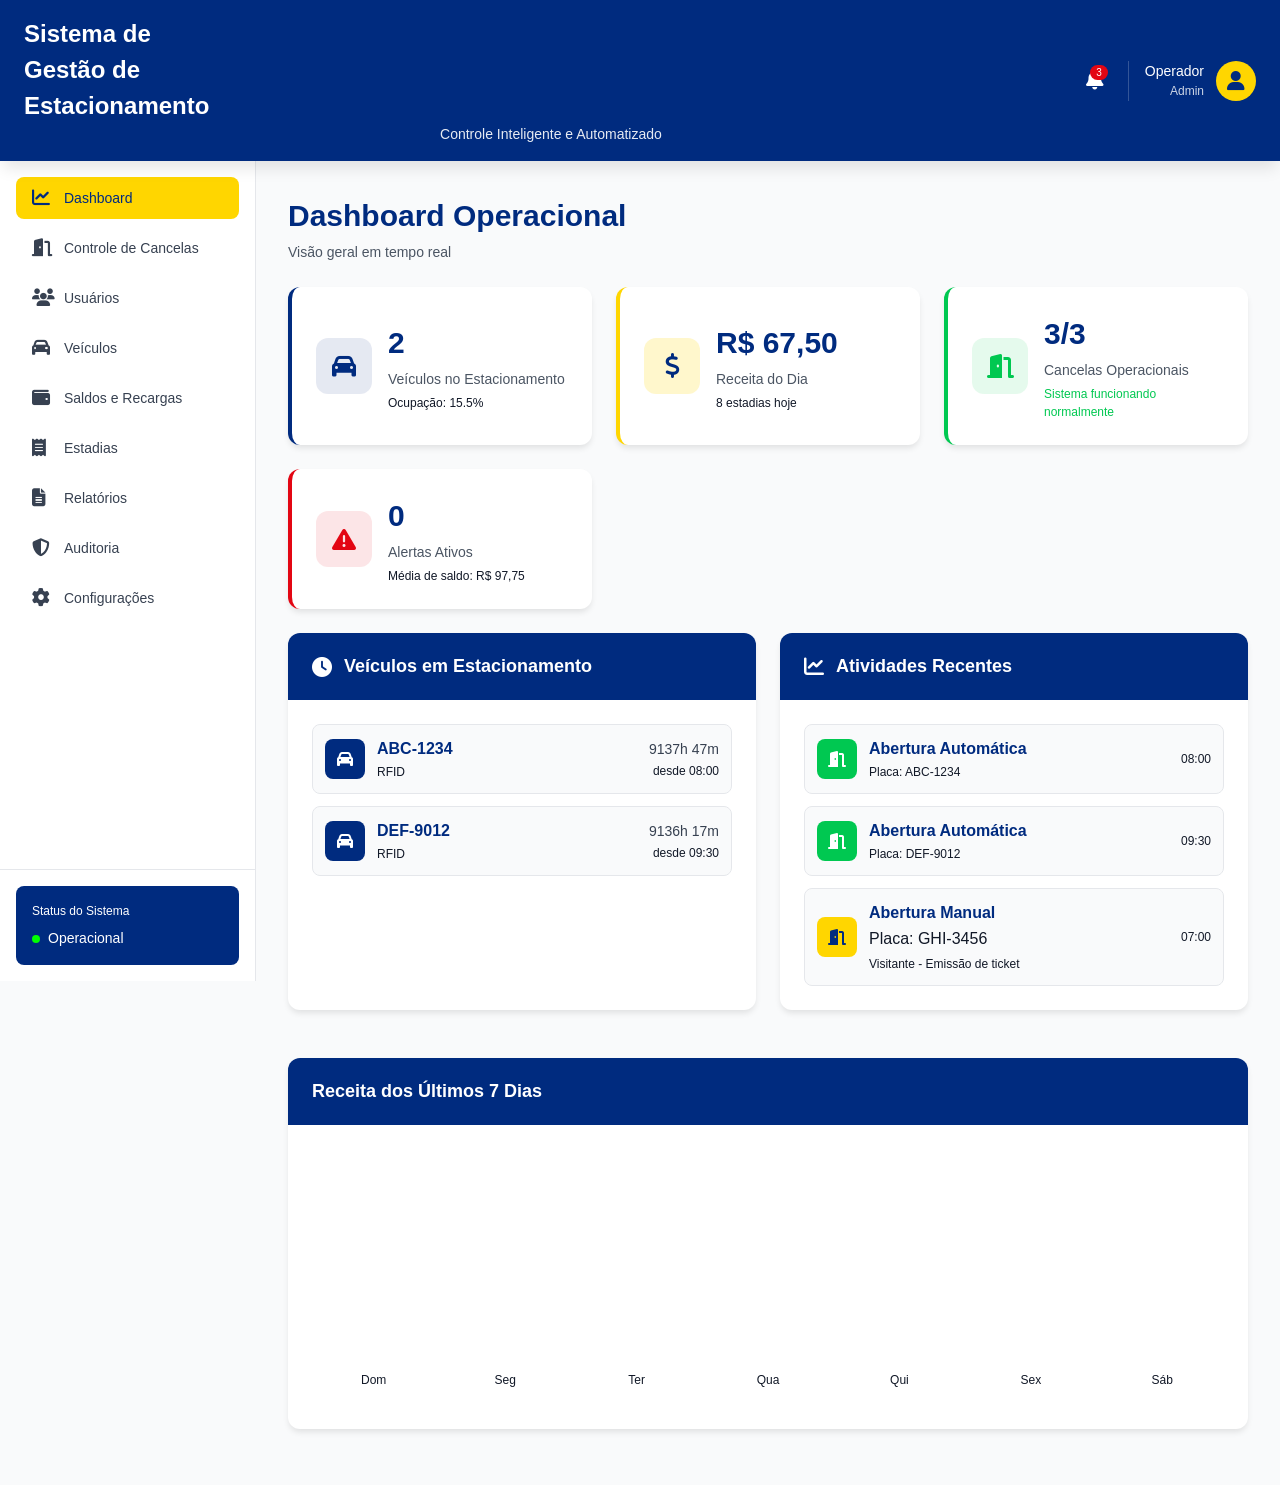
<file: index.html>
<!DOCTYPE html>
<html lang="pt-BR">
<head>
    <meta charset="UTF-8">
    <meta name="viewport" content="width=device-width, initial-scale=1.0">
    <title>Sistema de Gestão de Estacionamento</title>
    <link rel="stylesheet" href="styles.css">
    <link rel="stylesheet" href="https://cdnjs.cloudflare.com/ajax/libs/font-awesome/6.4.0/css/all.min.css">
</head>
<body>
    <!-- Header -->
    <header class="header">
        <div class="header-content">
            <div class="header-left">
                <button class="menu-toggle" id="menuToggle">
                    <i class="fas fa-bars"></i>
                </button>
                <div class="header-title">
                    <h1>Sistema de Gestão de Estacionamento</h1>
                    <p>Controle Inteligente e Automatizado</p>
                </div>
            </div>
            <div class="header-right">
                <button class="notification-btn">
                    <i class="fas fa-bell"></i>
                    <span class="badge">3</span>
                </button>
                <div class="user-info">
                    <div class="user-details">
                        <span class="user-name">Operador</span>
                        <span class="user-role">Admin</span>
                    </div>
                    <div class="user-avatar">
                        <i class="fas fa-user"></i>
                    </div>
                </div>
            </div>
        </div>
    </header>

    <div class="container">
        <!-- Sidebar -->
        <aside class="sidebar" id="sidebar">
            <div class="sidebar-header">
                <button class="close-sidebar" id="closeSidebar">
                    <i class="fas fa-times"></i>
                </button>
            </div>
            <nav class="sidebar-nav">
                <button class="nav-item active" data-page="dashboard">
                    <i class="fas fa-chart-line"></i>
                    <span>Dashboard</span>
                </button>
                <button class="nav-item" data-page="cancelas">
                    <i class="fas fa-door-open"></i>
                    <span>Controle de Cancelas</span>
                </button>
                <button class="nav-item" data-page="usuarios">
                    <i class="fas fa-users"></i>
                    <span>Usuários</span>
                </button>
                <button class="nav-item" data-page="veiculos">
                    <i class="fas fa-car"></i>
                    <span>Veículos</span>
                </button>
                <button class="nav-item" data-page="saldos">
                    <i class="fas fa-wallet"></i>
                    <span>Saldos e Recargas</span>
                </button>
                <button class="nav-item" data-page="estadias">
                    <i class="fas fa-receipt"></i>
                    <span>Estadias</span>
                </button>
                <button class="nav-item" data-page="relatorios">
                    <i class="fas fa-file-alt"></i>
                    <span>Relatórios</span>
                </button>
                <button class="nav-item" data-page="auditoria">
                    <i class="fas fa-shield-alt"></i>
                    <span>Auditoria</span>
                </button>
                <button class="nav-item" data-page="configuracoes">
                    <i class="fas fa-cog"></i>
                    <span>Configurações</span>
                </button>
            </nav>
            <div class="sidebar-footer">
                <div class="system-status">
                    <p>Status do Sistema</p>
                    <div class="status-indicator">
                        <span class="status-dot"></span>
                        <span>Operacional</span>
                    </div>
                </div>
            </div>
        </aside>

        <!-- Main Content -->
        <main class="main-content" id="mainContent">
            <!-- Dashboard -->
            <div class="page active" id="dashboard">
                <div class="page-header">
                    <h2>Dashboard Operacional</h2>
                    <p>Visão geral em tempo real</p>
                </div>

                <div class="stats-grid">
                    <div class="stat-card stat-primary">
                        <div class="stat-icon">
                            <i class="fas fa-car"></i>
                        </div>
                        <div class="stat-content">
                            <div class="stat-value" id="veiculosEstacionamento">0</div>
                            <div class="stat-label">Veículos no Estacionamento</div>
                            <div class="stat-info">Ocupação: <span id="ocupacaoPercent">0%</span></div>
                        </div>
                    </div>

                    <div class="stat-card stat-accent">
                        <div class="stat-icon">
                            <i class="fas fa-dollar-sign"></i>
                        </div>
                        <div class="stat-content">
                            <div class="stat-value" id="receitaDia">R$ 0,00</div>
                            <div class="stat-label">Receita do Dia</div>
                            <div class="stat-info"><span id="estadiasHoje">0</span> estadias hoje</div>
                        </div>
                    </div>

                    <div class="stat-card stat-success">
                        <div class="stat-icon">
                            <i class="fas fa-door-open"></i>
                        </div>
                        <div class="stat-content">
                            <div class="stat-value"><span id="cancelasOp">0</span>/<span id="cancelasTotal">0</span></div>
                            <div class="stat-label">Cancelas Operacionais</div>
                            <div class="stat-info success">Sistema funcionando normalmente</div>
                        </div>
                    </div>

                    <div class="stat-card stat-alert">
                        <div class="stat-icon">
                            <i class="fas fa-exclamation-triangle"></i>
                        </div>
                        <div class="stat-content">
                            <div class="stat-value" id="alertasAtivos">0</div>
                            <div class="stat-label">Alertas Ativos</div>
                            <div class="stat-info">Média de saldo: <span id="saldoMedio">R$ 0,00</span></div>
                        </div>
                    </div>
                </div>

                <div class="dashboard-grid">
                    <div class="card">
                        <div class="card-header">
                            <i class="fas fa-clock"></i>
                            <h3>Veículos em Estacionamento</h3>
                        </div>
                        <div class="card-content" id="veiculosLista"></div>
                    </div>

                    <div class="card">
                        <div class="card-header">
                            <i class="fas fa-chart-line"></i>
                            <h3>Atividades Recentes</h3>
                        </div>
                        <div class="card-content" id="atividadesRecentes"></div>
                    </div>
                </div>

                <div class="card">
                    <div class="card-header">
                        <h3>Receita dos Últimos 7 Dias</h3>
                    </div>
                    <div class="card-content">
                        <div class="chart" id="receitaChart"></div>
                    </div>
                </div>
            </div>

            <!-- Controle de Cancelas -->
            <div class="page" id="cancelas">
                <div class="page-header">
                    <h2>Controle de Cancelas</h2>
                    <p>Monitoramento e controle em tempo real</p>
                </div>
                <div class="cancelas-grid" id="cancelasGrid"></div>
                <div class="card">
                    <div class="card-header">
                        <h3>Status Geral</h3>
                    </div>
                    <div class="card-content">
                        <div class="status-grid" id="cancelasStatus"></div>
                    </div>
                </div>
            </div>

            <!-- Usuários -->
            <div class="page" id="usuarios">
                <div class="page-header">
                    <h2>Gestão de Usuários</h2>
                    <p>Cadastro e controle de acesso</p>
                </div>
                <div class="card">
                    <div class="card-content">
                        <div class="filters">
                            <div class="search-box">
                                <i class="fas fa-search"></i>
                                <input type="text" placeholder="Buscar por nome, email ou CPF..." id="searchUsuarios">
                            </div>
                            <select id="filterTipoUsuario">
                                <option value="todos">Todos os tipos</option>
                                <option value="funcionario">Funcionários</option>
                                <option value="aluno">Alunos</option>
                                <option value="visitante">Visitantes</option>
                                <option value="operador">Operadores</option>
                                <option value="admin">Administradores</option>
                            </select>
                            <button class="btn btn-primary" id="btnNovoUsuario">
                                <i class="fas fa-plus"></i>
                                Novo Usuário
                            </button>
                        </div>
                    </div>
                </div>
                <div class="card">
                    <div class="card-content">
                        <div class="table-container">
                            <table class="data-table" id="usuariosTable"></table>
                        </div>
                    </div>
                </div>
                <div class="stats-small-grid" id="usuariosStats"></div>
            </div>

            <!-- Veículos -->
            <div class="page" id="veiculos">
                <div class="page-header">
                    <h2>Gestão de Veículos</h2>
                    <p>Cadastro e vinculação de veículos aos usuários</p>
                </div>
                <div class="card">
                    <div class="card-content">
                        <div class="table-container">
                            <table class="data-table" id="veiculosTable"></table>
                        </div>
                    </div>
                </div>
            </div>

            <!-- Saldos e Recargas -->
            <div class="page" id="saldos">
                <div class="page-header">
                    <h2>Saldos e Recargas</h2>
                    <p>Gestão financeira de carteiras</p>
                </div>
                <div class="stats-grid-3" id="saldosStats"></div>
                <div class="card" id="carteirasLista"></div>
            </div>

            <!-- Estadias -->
            <div class="page" id="estadias">
                <div class="page-header">
                    <h2>Estadias</h2>
                    <p>Histórico e controle de permanências</p>
                </div>
                <div class="card">
                    <div class="card-content">
                        <div class="table-container">
                            <table class="data-table" id="estadiasTable"></table>
                        </div>
                    </div>
                </div>
            </div>

            <!-- Relatórios -->
            <div class="page" id="relatorios">
                <div class="page-header">
                    <h2>Relatórios</h2>
                    <p>Análises financeiras e operacionais</p>
                </div>
                <div class="card">
                    <div class="card-content">
                        <div class="filters">
                            <select id="tipoRelatorio">
                                <option value="financeiro">Financeiro</option>
                                <option value="operacional">Operacional</option>
                                <option value="estadias">Estadias</option>
                                <option value="recargas">Recargas</option>
                            </select>
                            <input type="date" id="dataInicio" value="2025-11-01">
                            <input type="date" id="dataFim" value="2025-11-30">
                            <button class="btn btn-primary">
                                <i class="fas fa-download"></i>
                                Exportar PDF
                            </button>
                        </div>
                    </div>
                </div>
                <div class="stats-grid-3" id="relatoriosStats"></div>
                <div class="card" id="relatorioConteudo"></div>
                <div class="card">
                    <div class="card-header">
                        <h3>Receita Mensal</h3>
                    </div>
                    <div class="card-content">
                        <div class="chart" id="receitaMensalChart"></div>
                    </div>
                </div>
            </div>

            <!-- Auditoria -->
            <div class="page" id="auditoria">
                <div class="page-header">
                    <h2>Auditoria e Logs</h2>
                    <p>Trilha completa de eventos do sistema</p>
                </div>
                <div class="card">
                    <div class="card-content">
                        <div class="filters">
                            <div class="search-box">
                                <i class="fas fa-search"></i>
                                <input type="text" placeholder="Buscar por ator, ação ou alvo..." id="searchAuditoria">
                            </div>
                            <select id="filterAcao">
                                <option value="todas">Todas as Ações</option>
                            </select>
                            <button class="btn btn-primary">
                                <i class="fas fa-download"></i>
                                Exportar
                            </button>
                        </div>
                    </div>
                </div>
                <div class="stats-grid" id="auditoriaStats"></div>
                <div class="card">
                    <div class="card-header">
                        <h3>Timeline de Auditoria</h3>
                    </div>
                    <div class="card-content">
                        <div class="timeline" id="auditoriaTimeline"></div>
                    </div>
                </div>
                <div class="card card-info">
                    <div class="card-content">
                        <div class="info-section">
                            <i class="fas fa-shield-alt"></i>
                            <div>
                                <h4>Política de Auditoria</h4>
                                <ul>
                                    <li>Todos os eventos são registrados com timestamp imutável</li>
                                    <li>Logs são criptografados e armazenados de forma segura</li>
                                    <li>Retenção de dados: 5 anos (conforme LGPD)</li>
                                    <li>Acesso restrito apenas para administradores autorizados</li>
                                    <li>Rastreabilidade completa de todas as ações críticas</li>
                                </ul>
                            </div>
                        </div>
                    </div>
                </div>
            </div>

            <!-- Configurações -->
            <div class="page" id="configuracoes">
                <div class="page-header">
                    <h2>Configurações do Sistema</h2>
                    <p>Tarifas, descontos e parâmetros operacionais</p>
                </div>
                <div class="settings-grid">
                    <div class="card">
                        <div class="card-header">
                            <i class="fas fa-dollar-sign"></i>
                            <h3>Tarifas</h3>
                        </div>
                        <div class="card-content" id="tarifasConfig"></div>
                    </div>
                    <div class="card">
                        <div class="card-header">
                            <i class="fas fa-percent"></i>
                            <h3>Descontos Ativos</h3>
                        </div>
                        <div class="card-content" id="descontosLista"></div>
                    </div>
                </div>
                <div class="card">
                    <div class="card-header">
                        <i class="fas fa-calculator"></i>
                        <h3>Simulador de Cobrança</h3>
                    </div>
                    <div class="card-content" id="simuladorCobranca"></div>
                </div>
                <div class="card">
                    <div class="card-header">
                        <h3>Parâmetros Operacionais</h3>
                    </div>
                    <div class="card-content" id="parametrosOperacionais"></div>
                </div>
            </div>
        </main>
    </div>

    <!-- Modal de Abertura Manual -->
    <div class="modal" id="modalAbertura">
        <div class="modal-content">
            <div class="modal-header">
                <h3>Abertura Manual de Cancela</h3>
                <button class="modal-close">&times;</button>
            </div>
            <div class="modal-body">
                <div class="form-group">
                    <label>Placa do Veículo *</label>
                    <input type="text" id="placaVeiculo" placeholder="ABC-1234" maxlength="8">
                </div>
                <div class="form-group">
                    <label>Motivo da Abertura Manual *</label>
                    <textarea id="motivoAbertura" rows="3" placeholder="Ex: Visitante, Sistema indisponível, Teste..."></textarea>
                </div>
                <div class="alert alert-warning">
                    <i class="fas fa-exclamation-triangle"></i>
                    <p><strong>Atenção:</strong> Esta ação será registrada no log de auditoria com seu usuário e horário exato.</p>
                </div>
            </div>
            <div class="modal-footer">
                <button class="btn btn-secondary" id="btnCancelarAbertura">Cancelar</button>
                <button class="btn btn-primary" id="btnConfirmarAbertura">Confirmar Abertura</button>
            </div>
        </div>
    </div>

    <!-- Modal de Recarga -->
    <div class="modal" id="modalRecarga">
        <div class="modal-content">
            <div class="modal-header">
                <h3>Nova Recarga</h3>
                <button class="modal-close">&times;</button>
            </div>
            <div class="modal-body">
                <div class="form-group">
                    <label>Valor da Recarga *</label>
                    <div class="input-with-prefix">
                        <span>R$</span>
                        <input type="number" id="valorRecarga" placeholder="0,00" step="0.01" min="0">
                    </div>
                </div>
                <div class="form-group">
                    <label>Método de Pagamento *</label>
                    <div class="payment-methods">
                        <button class="payment-method active" data-method="pix">
                            <i class="fas fa-qrcode"></i>
                            <span>PIX</span>
                        </button>
                        <button class="payment-method" data-method="cartao">
                            <i class="fas fa-credit-card"></i>
                            <span>Cartão</span>
                        </button>
                    </div>
                </div>
                <div class="alert alert-info">
                    <i class="fas fa-info-circle"></i>
                    <p><strong>Informação:</strong> A recarga será processada imediatamente e o saldo ficará disponível na carteira do usuário.</p>
                </div>
            </div>
            <div class="modal-footer">
                <button class="btn btn-secondary" id="btnCancelarRecarga">Cancelar</button>
                <button class="btn btn-primary" id="btnConfirmarRecarga">Confirmar Recarga</button>
            </div>
        </div>
    </div>

    <script src="data.js"></script>
    <script src="app.js"></script>
</body>
</html>
</file>
<file: styles.css>
/* ===== VARIÁVEIS E RESET ===== */
:root {
    --color-primary: #002B7F;
    --color-accent: #FFD600;
    --color-alert: #E30613;
    --color-white: #FFFFFF;
    --color-success: #00C851;
    --color-gray-50: #F9FAFB;
    --color-gray-100: #F3F4F6;
    --color-gray-200: #E5E7EB;
    --color-gray-300: #D1D5DB;
    --color-gray-600: #4B5563;
    --color-gray-700: #374151;
    --color-gray-800: #1F2937;
    --color-gray-900: #111827;
    --shadow-sm: 0 1px 2px 0 rgba(0, 0, 0, 0.05);
    --shadow-md: 0 4px 6px -1px rgba(0, 0, 0, 0.1);
    --shadow-lg: 0 10px 15px -3px rgba(0, 0, 0, 0.1);
    --shadow-xl: 0 20px 25px -5px rgba(0, 0, 0, 0.1);
    --transition: all 0.3s ease;
}

* {
    margin: 0;
    padding: 0;
    box-sizing: border-box;
}

body {
    font-family: -apple-system, BlinkMacSystemFont, 'Segoe UI', Roboto, 'Helvetica Neue', Arial, sans-serif;
    background-color: var(--color-gray-50);
    color: var(--color-gray-900);
    line-height: 1.5;
}

/* ===== HEADER ===== */
.header {
    background: var(--color-primary);
    color: var(--color-white);
    padding: 1rem 1.5rem;
    box-shadow: var(--shadow-lg);
    position: sticky;
    top: 0;
    z-index: 100;
}

.header-content {
    display: flex;
    justify-content: space-between;
    align-items: center;
    max-width: 1920px;
    margin: 0 auto;
}

.header-left {
    display: flex;
    align-items: center;
    gap: 1rem;
}

.menu-toggle {
    background: none;
    border: none;
    color: var(--color-white);
    font-size: 1.5rem;
    cursor: pointer;
    padding: 0.5rem;
    border-radius: 0.5rem;
    transition: var(--transition);
    display: none;
}

.menu-toggle:hover {
    background: rgba(255, 255, 255, 0.1);
}

.header-title h1 {
    font-size: 1.5rem;
    font-weight: 700;
    margin: 0;
    display: grid;
    grid-template-columns: 1fr auto 1fr; /* espaço igual nas laterais, título ao centro */
    align-items: center;                  /* centraliza verticalmente */
    gap: 25rem;
}

.header-title p {
    font-size: 0.875rem;
    opacity: 0.9;
    margin: 0;
    display: flex;
    align-items: center;
    justify-content: center;
    text-align: center;
}

.header-right {
    display: flex;
    align-items: center;
    gap: 1rem;
}

.notification-btn {
    background: none;
    border: none;
    color: var(--color-white);
    font-size: 1.25rem;
    cursor: pointer;
    padding: 0.5rem;
    border-radius: 0.5rem;
    position: relative;
    transition: var(--transition);
}

.notification-btn:hover {
    background: rgba(255, 255, 255, 0.1);
}

.notification-btn .badge {
    position: absolute;
    top: 0.25rem;
    right: 0.25rem;
    background: var(--color-alert);
    color: var(--color-white);
    font-size: 0.625rem;
    padding: 0.125rem 0.375rem;
    border-radius: 1rem;
}

.user-info {
    display: flex;
    align-items: center;
    gap: 0.75rem;
    padding-left: 1rem;
    border-left: 1px solid rgba(255, 255, 255, 0.2);
}

.user-details {
    display: flex;
    flex-direction: column;
    text-align: right;
}

.user-name {
    font-size: 0.875rem;
    font-weight: 500;
}

.user-role {
    font-size: 0.75rem;
    opacity: 0.8;
}

.user-avatar {
    width: 2.5rem;
    height: 2.5rem;
    background: var(--color-accent);
    border-radius: 50%;
    display: flex;
    align-items: center;
    justify-content: center;
    color: var(--color-primary);
    font-size: 1.25rem;
}

/* ===== CONTAINER E LAYOUT ===== */
.container {
    display: flex;
    max-width: 1920px;
    margin: 0 auto;
    min-height: calc(100vh - 5rem);
}

/* ===== SIDEBAR ===== */
.sidebar {
    width: 16rem;
    background: var(--color-white);
    border-right: 1px solid var(--color-gray-200);
    display: flex;
    flex-direction: column;
    position: sticky;
    top: 5rem;
    height: calc(100vh - 5rem);
    transition: var(--transition);
}

.sidebar-header {
    display: none;
    padding: 1rem;
    border-bottom: 1px solid var(--color-gray-200);
}

.close-sidebar {
    background: none;
    border: none;
    font-size: 1.5rem;
    cursor: pointer;
    color: var(--color-gray-700);
}

.sidebar-nav {
    flex: 1;
    padding: 1rem;
    overflow-y: auto;
}

.nav-item {
    width: 100%;
    display: flex;
    align-items: center;
    gap: 0.75rem;
    padding: 0.75rem 1rem;
    background: none;
    border: none;
    border-radius: 0.5rem;
    color: var(--color-gray-700);
    font-size: 0.875rem;
    font-weight: 500;
    cursor: pointer;
    transition: var(--transition);
    margin-bottom: 0.5rem;
    text-align: left;
}

.nav-item i {
    font-size: 1.125rem;
    width: 1.25rem;
}

.nav-item:hover {
    background: var(--color-gray-100);
}

.nav-item.active {
    background: var(--color-accent);
    color: var(--color-primary);
}

.sidebar-footer {
    padding: 1rem;
    border-top: 1px solid var(--color-gray-200);
}

.system-status {
    background: var(--color-primary);
    color: var(--color-white);
    padding: 1rem;
    border-radius: 0.5rem;
}

.system-status p {
    font-size: 0.75rem;
    margin-bottom: 0.5rem;
}

.status-indicator {
    display: flex;
    align-items: center;
    gap: 0.5rem;
}

.status-dot {
    width: 0.5rem;
    height: 0.5rem;
    background: #00FF00;
    border-radius: 50%;
    animation: pulse 2s infinite;
}

@keyframes pulse {
    0%, 100% { opacity: 1; }
    50% { opacity: 0.5; }
}

.status-indicator span {
    font-size: 0.875rem;
}

/* ===== MAIN CONTENT ===== */
.main-content {
    flex: 1;
    padding: 2rem;
    overflow-y: auto;
}

.page {
    display: none;
}

.page.active {
    display: block;
    animation: fadeIn 0.3s ease;
}

@keyframes fadeIn {
    from { opacity: 0; transform: translateY(10px); }
    to { opacity: 1; transform: translateY(0); }
}

.page-header {
    margin-bottom: 1.5rem;
}

.page-header h2 {
    font-size: 1.875rem;
    font-weight: 700;
    color: var(--color-primary);
    margin-bottom: 0.25rem;
}

.page-header p {
    font-size: 0.875rem;
    color: var(--color-gray-600);
}

/* ===== CARDS ===== */
.card {
    background: var(--color-white);
    border-radius: 0.75rem;
    box-shadow: var(--shadow-md);
    margin-bottom: 1.5rem;
    overflow: hidden;
}

.card-header {
    padding: 1.25rem 1.5rem;
    background: var(--color-primary);
    color: var(--color-white);
    display: flex;
    align-items: center;
    gap: 0.75rem;
}

.card-header h3 {
    font-size: 1.125rem;
    font-weight: 600;
    margin: 0;
}

.card-header i {
    font-size: 1.25rem;
}

.card-content {
    padding: 1.5rem;
}

.card-info {
    background: var(--color-primary);
    color: var(--color-white);
}

.card-info .card-content {
    padding: 1.5rem;
}

/* ===== STATS ===== */
.stats-grid {
    display: grid;
    grid-template-columns: repeat(auto-fit, minmax(250px, 1fr));
    gap: 1.5rem;
    margin-bottom: 1.5rem;
}

.stats-grid-3 {
    display: grid;
    grid-template-columns: repeat(auto-fit, minmax(300px, 1fr));
    gap: 1.5rem;
    margin-bottom: 1.5rem;
}

.stats-small-grid {
    display: grid;
    grid-template-columns: repeat(auto-fit, minmax(150px, 1fr));
    gap: 1rem;
    margin-top: 1.5rem;
}

.stat-card {
    background: var(--color-white);
    padding: 1.5rem;
    border-radius: 0.75rem;
    box-shadow: var(--shadow-md);
    display: flex;
    align-items: center;
    gap: 1rem;
    border-left: 4px solid;
    transition: var(--transition);
}

.stat-card:hover {
    transform: translateY(-2px);
    box-shadow: var(--shadow-lg);
}

.stat-primary { border-color: var(--color-primary); }
.stat-accent { border-color: var(--color-accent); }
.stat-success { border-color: var(--color-success); }
.stat-alert { border-color: var(--color-alert); }

.stat-icon {
    width: 3.5rem;
    height: 3.5rem;
    display: flex;
    align-items: center;
    justify-content: center;
    border-radius: 0.75rem;
    font-size: 1.5rem;
    flex-shrink: 0;
}

.stat-primary .stat-icon {
    background: rgba(0, 43, 127, 0.1);
    color: var(--color-primary);
}

.stat-accent .stat-icon {
    background: rgba(255, 214, 0, 0.2);
    color: var(--color-primary);
}

.stat-success .stat-icon {
    background: rgba(0, 200, 81, 0.1);
    color: var(--color-success);
}

.stat-alert .stat-icon {
    background: rgba(227, 6, 19, 0.1);
    color: var(--color-alert);
}

.stat-content {
    flex: 1;
}

.stat-value {
    font-size: 1.875rem;
    font-weight: 700;
    color: var(--color-primary);
    margin-bottom: 0.25rem;
}

.stat-label {
    font-size: 0.875rem;
    color: var(--color-gray-600);
    margin-bottom: 0.25rem;
}

.stat-info {
    font-size: 0.75rem;
    color: var(--color-gray-500);
}

.stat-info.success {
    color: var(--color-success);
}

/* ===== DASHBOARD ===== */
.dashboard-grid {
    display: grid;
    grid-template-columns: repeat(auto-fit, minmax(400px, 1fr));
    gap: 1.5rem;
    margin-bottom: 1.5rem;
}

.vehicle-item, .activity-item {
    display: flex;
    align-items: center;
    justify-content: space-between;
    padding: 0.75rem;
    background: var(--color-gray-50);
    border: 1px solid var(--color-gray-200);
    border-radius: 0.5rem;
    margin-bottom: 0.75rem;
}

.vehicle-item:last-child, .activity-item:last-child {
    margin-bottom: 0;
}

.vehicle-left, .activity-left {
    display: flex;
    align-items: center;
    gap: 0.75rem;
}

.vehicle-icon, .activity-icon {
    width: 2.5rem;
    height: 2.5rem;
    background: var(--color-primary);
    color: var(--color-white);
    border-radius: 0.5rem;
    display: flex;
    align-items: center;
    justify-content: center;
}

.activity-icon.auto { background: var(--color-success); }
.activity-icon.manual { background: var(--color-accent); color: var(--color-primary); }

.vehicle-info p:first-child, .activity-info p:first-child {
    color: var(--color-primary);
    font-weight: 600;
    margin-bottom: 0.125rem;
}

.vehicle-info p:last-child, .activity-info p:last-child {
    font-size: 0.75rem;
    color: var(--color-gray-500);
}

.vehicle-right, .activity-right {
    text-align: right;
}

.vehicle-time {
    color: var(--color-gray-700);
    font-size: 0.875rem;
    margin-bottom: 0.125rem;
}

.vehicle-since {
    font-size: 0.75rem;
    color: var(--color-gray-500);
}

.activity-time {
    font-size: 0.75rem;
    color: var(--color-gray-400);
}

.empty-state {
    text-align: center;
    padding: 2rem;
    color: var(--color-gray-500);
}

/* ===== CHART ===== */
.chart {
    height: 16rem;
    display: flex;
    align-items: flex-end;
    justify-content: space-between;
    gap: 0.5rem;
    padding: 1rem 0;
}

.chart-bar {
    flex: 1;
    display: flex;
    flex-direction: column;
    align-items: center;
    gap: 0.5rem;
}

.chart-bar-inner {
    width: 100%;
    background: var(--color-primary);
    border-radius: 0.25rem 0.25rem 0 0;
    position: relative;
    transition: var(--transition);
    cursor: pointer;
}

.chart-bar-inner:hover {
    background: var(--color-accent);
}

.chart-value {
    position: absolute;
    top: -1.5rem;
    left: 0;
    right: 0;
    text-align: center;
    font-size: 0.75rem;
    color: var(--color-gray-600);
    opacity: 0;
    transition: var(--transition);
}

.chart-bar-inner:hover .chart-value {
    opacity: 1;
}

.chart-label {
    font-size: 0.75rem;
    color: var(--color-gray-500);
}

/* ===== CANCELAS ===== */
.cancelas-grid {
    display: grid;
    grid-template-columns: repeat(auto-fit, minmax(300px, 1fr));
    gap: 1.5rem;
    margin-bottom: 1.5rem;
}

.cancela-card {
    background: var(--color-white);
    border: 2px solid;
    border-radius: 0.75rem;
    padding: 1.5rem;
    box-shadow: var(--shadow-md);
}

.cancela-card.fechada {
    border-color: var(--color-primary);
    background: rgba(0, 43, 127, 0.02);
}

.cancela-card.aberta {
    border-color: var(--color-success);
    background: rgba(0, 200, 81, 0.02);
}

.cancela-card.manutencao {
    border-color: var(--color-accent);
    background: rgba(255, 214, 0, 0.05);
}

.cancela-card.erro {
    border-color: var(--color-alert);
    background: rgba(227, 6, 19, 0.02);
}

.cancela-header {
    display: flex;
    align-items: flex-start;
    justify-content: space-between;
    margin-bottom: 1rem;
}

.cancela-title {
    display: flex;
    align-items: center;
    gap: 0.75rem;
}

.cancela-title i {
    font-size: 1.5rem;
}

.cancela-title.fechada i { color: var(--color-primary); }
.cancela-title.aberta i { color: var(--color-success); }
.cancela-title.manutencao i { color: var(--color-accent); }
.cancela-title.erro i { color: var(--color-alert); }

.cancela-name {
    color: var(--color-primary);
    font-weight: 600;
    margin-bottom: 0.125rem;
}

.cancela-zone {
    font-size: 0.75rem;
    color: var(--color-gray-500);
}

.cancela-status {
    padding: 0.25rem 0.75rem;
    border-radius: 1rem;
    font-size: 0.75rem;
    font-weight: 600;
}

.cancela-status.fechada {
    background: var(--color-primary);
    color: var(--color-white);
}

.cancela-status.aberta {
    background: var(--color-success);
    color: var(--color-white);
}

.cancela-status.manutencao {
    background: var(--color-accent);
    color: var(--color-primary);
}

.cancela-status.erro {
    background: var(--color-alert);
    color: var(--color-white);
}

.cancela-info {
    margin-bottom: 1rem;
}

.info-row {
    display: flex;
    justify-content: space-between;
    font-size: 0.875rem;
    margin-bottom: 0.5rem;
}

.info-label {
    color: var(--color-gray-600);
}

.info-value {
    color: var(--color-primary);
    font-weight: 500;
}

.cancela-actions {
    display: flex;
    gap: 0.5rem;
}

.status-grid {
    display: grid;
    grid-template-columns: repeat(auto-fit, minmax(150px, 1fr));
    gap: 1rem;
}

.status-item {
    text-align: center;
    padding: 1rem;
    border: 1px solid;
    border-radius: 0.5rem;
}

.status-item.operacionais {
    border-color: var(--color-success);
    background: rgba(0, 200, 81, 0.05);
}

.status-item.abertas {
    border-color: var(--color-primary);
    background: rgba(0, 43, 127, 0.02);
}

.status-item.manutencao {
    border-color: var(--color-accent);
    background: rgba(255, 214, 0, 0.05);
}

.status-item.erro {
    border-color: var(--color-alert);
    background: rgba(227, 6, 19, 0.02);
}

.status-value {
    font-size: 2rem;
    font-weight: 700;
    margin-bottom: 0.25rem;
}

.status-item.operacionais .status-value { color: var(--color-success); }
.status-item.abertas .status-value { color: var(--color-primary); }
.status-item.manutencao .status-value { color: var(--color-accent); }
.status-item.erro .status-value { color: var(--color-alert); }

.status-label {
    font-size: 0.875rem;
    color: var(--color-gray-600);
}

/* ===== BUTTONS ===== */
.btn {
    padding: 0.5rem 1.5rem;
    border: none;
    border-radius: 0.5rem;
    font-size: 0.875rem;
    font-weight: 500;
    cursor: pointer;
    transition: var(--transition);
    display: inline-flex;
    align-items: center;
    gap: 0.5rem;
    white-space: nowrap;
}

.btn:disabled {
    opacity: 0.5;
    cursor: not-allowed;
}

.btn-primary {
    background: var(--color-accent);
    color: var(--color-primary);
}

.btn-primary:hover:not(:disabled) {
    background: #E6C100;
}

.btn-secondary {
    background: var(--color-gray-200);
    color: var(--color-gray-700);
}

.btn-secondary:hover:not(:disabled) {
    background: var(--color-gray-300);
}

.btn-dark {
    background: var(--color-primary);
    color: var(--color-white);
}

.btn-dark:hover:not(:disabled) {
    background: #001F5C;
}

.btn-sm {
    padding: 0.375rem 1rem;
    font-size: 0.8125rem;
}

/* ===== FILTERS ===== */
.filters {
    display: flex;
    flex-wrap: wrap;
    gap: 1rem;
    align-items: center;
}

.search-box {
    flex: 1;
    min-width: 250px;
    position: relative;
}

.search-box i {
    position: absolute;
    left: 0.75rem;
    top: 50%;
    transform: translateY(-50%);
    color: var(--color-gray-400);
}

.search-box input {
    width: 100%;
    padding: 0.5rem 0.75rem 0.5rem 2.5rem;
    border: 1px solid var(--color-gray-300);
    border-radius: 0.5rem;
    font-size: 0.875rem;
    transition: var(--transition);
}

.search-box input:focus {
    outline: none;
    border-color: var(--color-accent);
    box-shadow: 0 0 0 3px rgba(255, 214, 0, 0.1);
}

.filters select {
    padding: 0.5rem 0.75rem;
    border: 1px solid var(--color-gray-300);
    border-radius: 0.5rem;
    font-size: 0.875rem;
    background: var(--color-white);
    cursor: pointer;
    transition: var(--transition);
}

.filters select:focus {
    outline: none;
    border-color: var(--color-accent);
    box-shadow: 0 0 0 3px rgba(255, 214, 0, 0.1);
}

.filters input[type="date"] {
    padding: 0.5rem 0.75rem;
    border: 1px solid var(--color-gray-300);
    border-radius: 0.5rem;
    font-size: 0.875rem;
    transition: var(--transition);
}

.filters input[type="date"]:focus {
    outline: none;
    border-color: var(--color-accent);
    box-shadow: 0 0 0 3px rgba(255, 214, 0, 0.1);
}

/* ===== TABLES ===== */
.table-container {
    overflow-x: auto;
}

.data-table {
    width: 100%;
    border-collapse: collapse;
}

.data-table thead {
    background: var(--color-primary);
    color: var(--color-white);
}

.data-table th {
    padding: 0.75rem 1.5rem;
    text-align: left;
    font-size: 0.75rem;
    font-weight: 600;
    text-transform: uppercase;
    letter-spacing: 0.05em;
}

.data-table td {
    padding: 1rem 1.5rem;
    border-bottom: 1px solid var(--color-gray-200);
}

.data-table tbody tr {
    transition: var(--transition);
}

.data-table tbody tr:hover {
    background: var(--color-gray-50);
}

.badge {
    padding: 0.25rem 0.75rem;
    border-radius: 1rem;
    font-size: 0.75rem;
    font-weight: 500;
    display: inline-flex;
    align-items: center;
    gap: 0.25rem;
}

.badge-funcionario { background: rgba(59, 130, 246, 0.1); color: #1E40AF; }
.badge-aluno { background: rgba(34, 197, 94, 0.1); color: #166534; }
.badge-visitante { background: rgba(156, 163, 175, 0.1); color: #374151; }
.badge-admin { background: rgba(168, 85, 247, 0.1); color: #6B21A8; }
.badge-operador { background: rgba(249, 115, 22, 0.1); color: #9A3412; }
.badge-ativo { background: rgba(34, 197, 94, 0.1); color: #166534; }
.badge-inativo { background: rgba(156, 163, 175, 0.1); color: #374151; }
.badge-bloqueado { background: rgba(239, 68, 68, 0.1); color: #991B1B; }

.table-actions {
    display: flex;
    gap: 0.5rem;
}

.table-btn {
    padding: 0.5rem;
    border: none;
    background: none;
    cursor: pointer;
    border-radius: 0.375rem;
    transition: var(--transition);
}

.table-btn:hover {
    background: var(--color-gray-100);
}

.table-btn.edit { color: var(--color-primary); }
.table-btn.delete { color: var(--color-alert); }

/* ===== TIMELINE ===== */
.timeline {
    position: relative;
    max-height: 600px;
    overflow-y: auto;
}

.timeline-item {
    position: relative;
    padding-left: 2rem;
    padding-bottom: 1.5rem;
    border-left: 2px solid var(--color-gray-300);
}

.timeline-item:last-child {
    border-left: none;
    padding-bottom: 0;
}

.timeline-dot {
    position: absolute;
    left: -0.5rem;
    top: 0;
    width: 1rem;
    height: 1rem;
    background: var(--color-primary);
    border: 2px solid var(--color-white);
    border-radius: 50%;
}

.timeline-content {
    background: var(--color-gray-50);
    padding: 1rem;
    border-radius: 0.5rem;
    transition: var(--transition);
}

.timeline-content:hover {
    background: var(--color-gray-100);
}

.timeline-header {
    display: flex;
    flex-wrap: wrap;
    align-items: center;
    gap: 0.5rem;
    margin-bottom: 0.5rem;
}

.timeline-time {
    font-size: 0.75rem;
    color: var(--color-gray-500);
}

.timeline-body p {
    font-size: 0.875rem;
    margin-bottom: 0.25rem;
}

.timeline-body strong {
    color: var(--color-primary);
}

.timeline-details {
    font-size: 0.875rem;
    color: var(--color-gray-600);
    margin-top: 0.5rem;
}

.timeline-ip {
    font-size: 0.75rem;
    color: var(--color-gray-500);
    margin-top: 0.25rem;
}

/* ===== MODAL ===== */
.modal {
    display: none;
    position: fixed;
    top: 0;
    left: 0;
    width: 100%;
    height: 100%;
    background: rgba(0, 0, 0, 0.5);
    z-index: 1000;
    align-items: center;
    justify-content: center;
    padding: 1rem;
}

.modal.active {
    display: flex;
}

.modal-content {
    background: var(--color-white);
    border-radius: 0.75rem;
    max-width: 500px;
    width: 100%;
    max-height: 90vh;
    overflow-y: auto;
    box-shadow: var(--shadow-xl);
    animation: modalSlide 0.3s ease;
}

@keyframes modalSlide {
    from {
        opacity: 0;
        transform: translateY(-20px);
    }
    to {
        opacity: 1;
        transform: translateY(0);
    }
}

.modal-header {
    padding: 1.5rem;
    border-bottom: 1px solid var(--color-gray-200);
    display: flex;
    justify-content: space-between;
    align-items: center;
}

.modal-header h3 {
    color: var(--color-primary);
    font-size: 1.25rem;
    font-weight: 600;
}

.modal-close {
    background: none;
    border: none;
    font-size: 1.5rem;
    color: var(--color-gray-500);
    cursor: pointer;
    width: 2rem;
    height: 2rem;
    display: flex;
    align-items: center;
    justify-content: center;
    border-radius: 0.375rem;
    transition: var(--transition);
}

.modal-close:hover {
    background: var(--color-gray-100);
}

.modal-body {
    padding: 1.5rem;
}

.modal-footer {
    padding: 1.5rem;
    border-top: 1px solid var(--color-gray-200);
    display: flex;
    justify-content: flex-end;
    gap: 0.75rem;
}

.form-group {
    margin-bottom: 1.25rem;
}

.form-group:last-child {
    margin-bottom: 0;
}

.form-group label {
    display: block;
    font-size: 0.875rem;
    font-weight: 500;
    color: var(--color-gray-700);
    margin-bottom: 0.5rem;
}

.form-group input,
.form-group textarea {
    width: 100%;
    padding: 0.5rem 1rem;
    border: 1px solid var(--color-gray-300);
    border-radius: 0.5rem;
    font-size: 0.875rem;
    transition: var(--transition);
}

.form-group input:focus,
.form-group textarea:focus {
    outline: none;
    border-color: var(--color-accent);
    box-shadow: 0 0 0 3px rgba(255, 214, 0, 0.1);
}

.form-group textarea {
    resize: vertical;
}

.input-with-prefix {
    position: relative;
}

.input-with-prefix span {
    position: absolute;
    left: 0.75rem;
    top: 50%;
    transform: translateY(-50%);
    color: var(--color-gray-500);
    font-size: 0.875rem;
}

.input-with-prefix input {
    padding-left: 2.5rem;
}

.payment-methods {
    display: flex;
    gap: 0.75rem;
}

.payment-method {
    flex: 1;
    padding: 1rem;
    border: 2px solid var(--color-gray-300);
    border-radius: 0.5rem;
    background: var(--color-white);
    cursor: pointer;
    transition: var(--transition);
    display: flex;
    flex-direction: column;
    align-items: center;
    gap: 0.5rem;
}

.payment-method:hover {
    border-color: var(--color-gray-400);
}

.payment-method.active {
    border-color: var(--color-accent);
    background: rgba(255, 214, 0, 0.05);
}

.payment-method i {
    font-size: 1.5rem;
    color: var(--color-primary);
}

.payment-method span {
    font-size: 0.875rem;
    color: var(--color-gray-700);
}

.alert {
    padding: 0.75rem 1rem;
    border-radius: 0.5rem;
    display: flex;
    align-items: flex-start;
    gap: 0.75rem;
}

.alert i {
    font-size: 1.125rem;
    flex-shrink: 0;
}

.alert p {
    font-size: 0.875rem;
    margin: 0;
}

.alert-warning {
    background: rgba(255, 214, 0, 0.1);
    border: 1px solid var(--color-accent);
    color: var(--color-gray-800);
}

.alert-warning i {
    color: var(--color-accent);
}

.alert-info {
    background: rgba(0, 43, 127, 0.05);
    border: 1px solid var(--color-primary);
    color: var(--color-gray-800);
}

.alert-info i {
    color: var(--color-primary);
}

/* ===== SETTINGS ===== */
.settings-grid {
    display: grid;
    grid-template-columns: repeat(auto-fit, minmax(400px, 1fr));
    gap: 1.5rem;
    margin-bottom: 1.5rem;
}

.discount-item {
    border: 1px solid var(--color-gray-200);
    border-radius: 0.5rem;
    padding: 1rem;
    margin-bottom: 1rem;
    transition: var(--transition);
}

.discount-item:hover {
    border-color: var(--color-accent);
}

.discount-header {
    display: flex;
    justify-content: space-between;
    align-items: flex-start;
    margin-bottom: 0.75rem;
}

.discount-name {
    color: var(--color-primary);
    font-weight: 600;
    margin-bottom: 0.25rem;
}

.discount-target {
    font-size: 0.875rem;
    color: var(--color-gray-600);
}

.discount-details {
    display: flex;
    gap: 1rem;
    font-size: 0.875rem;
}

.discount-detail {
    display: flex;
    align-items: center;
    gap: 0.5rem;
    color: var(--color-gray-700);
}

.discount-detail i {
    color: var(--color-primary);
}

.info-section {
    display: flex;
    gap: 1rem;
}

.info-section i {
    font-size: 1.5rem;
    flex-shrink: 0;
}

.info-section h4 {
    margin-bottom: 0.5rem;
}

.info-section ul {
    list-style: none;
}

.info-section li {
    font-size: 0.875rem;
    margin-bottom: 0.25rem;
}

/* ===== RESPONSIVE ===== */
@media (max-width: 1024px) {
    .menu-toggle {
        display: block;
    }

    .sidebar {
        position: fixed;
        left: -16rem;
        top: 0;
        height: 100vh;
        z-index: 200;
    }

    .sidebar.active {
        left: 0;
    }

    .sidebar-header {
        display: flex;
        justify-content: space-between;
        align-items: center;
    }

    .main-content {
        padding: 1.5rem;
    }

    .dashboard-grid,
    .settings-grid {
        grid-template-columns: 1fr;
    }

    .user-details {
        display: none;
    }
}

@media (max-width: 768px) {
    .header-title h1 {
        font-size: 1.125rem;
    }

    .header-title p {
        display: none;
    }

    .main-content {
        padding: 1rem;
    }

    .page-header h2 {
        font-size: 1.5rem;
    }

    .stats-grid,
    .stats-grid-3,
    .cancelas-grid {
        grid-template-columns: 1fr;
    }

    .filters {
        flex-direction: column;
        align-items: stretch;
    }

    .search-box {
        width: 100%;
    }

    .chart {
        height: 12rem;
    }
}

/* ===== UTILITIES ===== */
.text-primary { color: var(--color-primary); }
.text-accent { color: var(--color-accent); }
.text-success { color: var(--color-success); }
.text-alert { color: var(--color-alert); }
.text-gray { color: var(--color-gray-600); }

.mb-0 { margin-bottom: 0; }
.mb-1 { margin-bottom: 0.5rem; }
.mb-2 { margin-bottom: 1rem; }
.mb-3 { margin-bottom: 1.5rem; }

.mt-0 { margin-top: 0; }
.mt-1 { margin-top: 0.5rem; }
.mt-2 { margin-top: 1rem; }
.mt-3 { margin-top: 1.5rem; }
</file>
